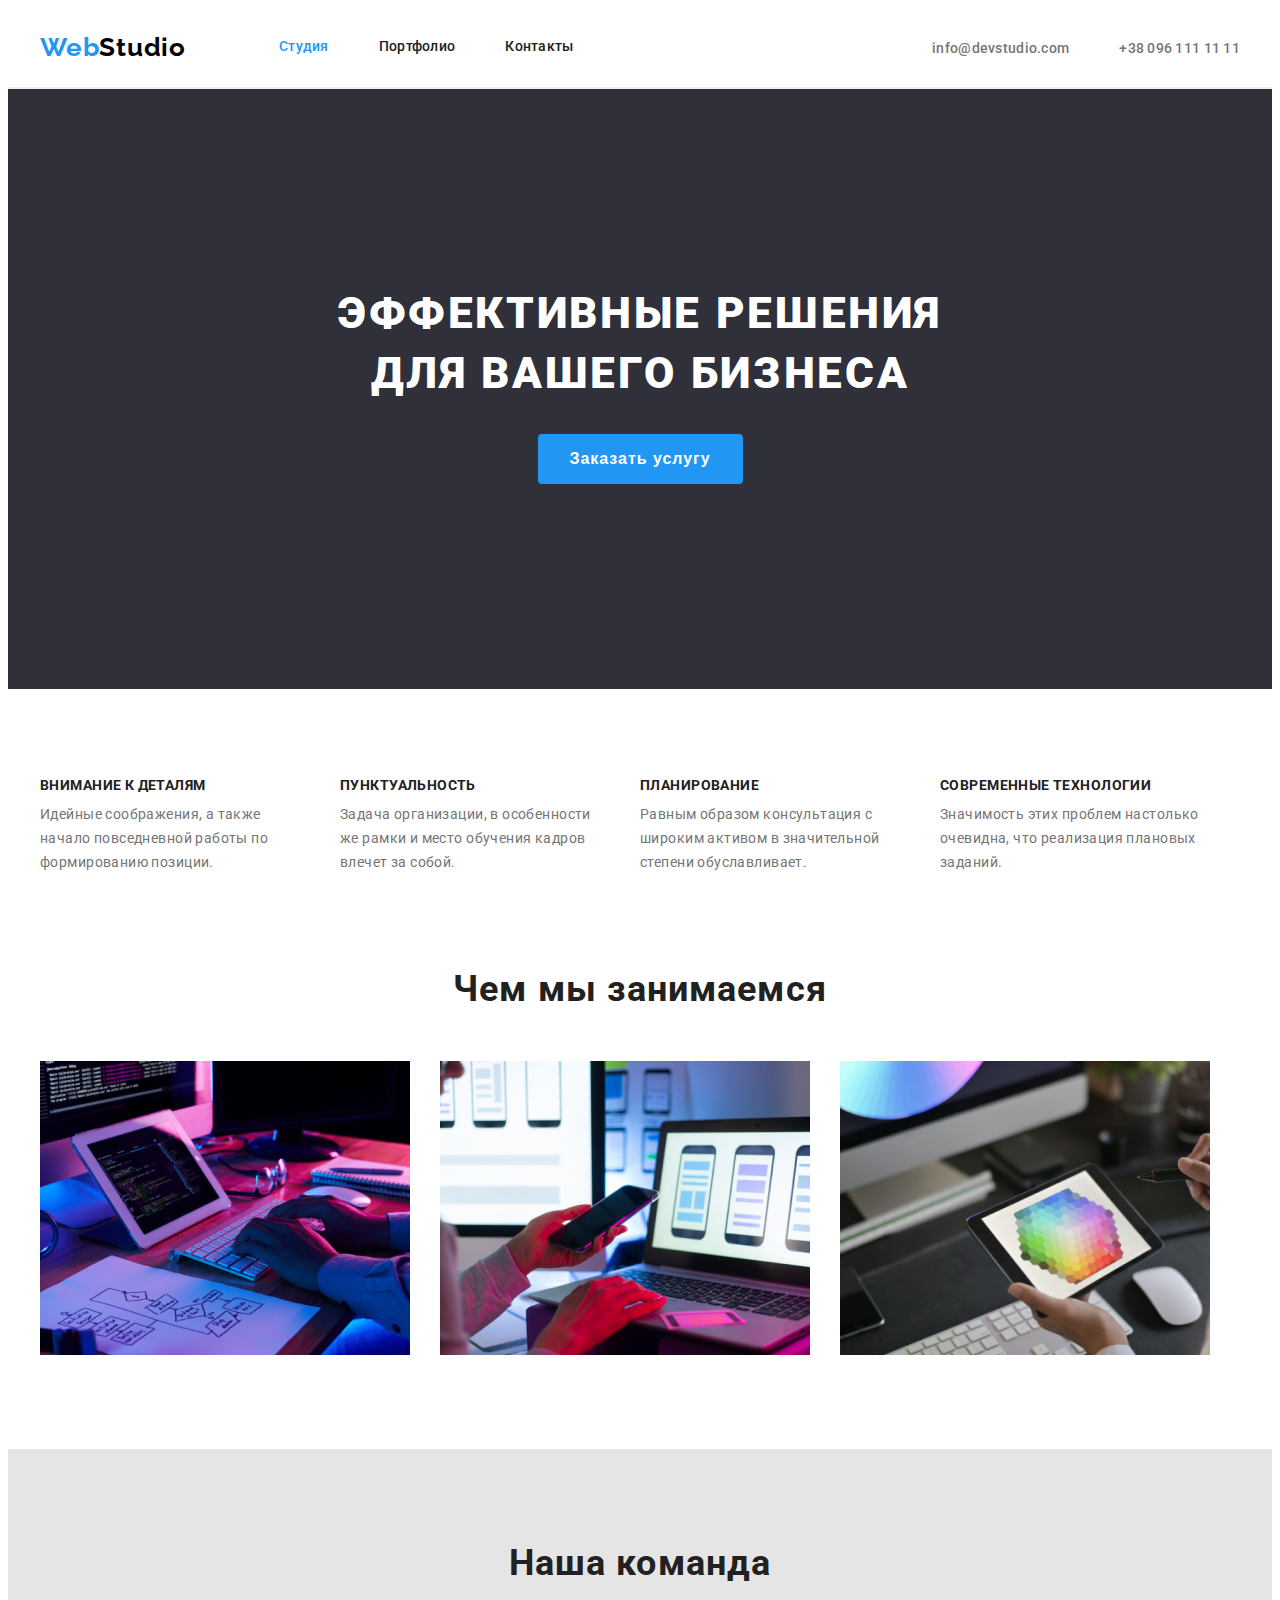
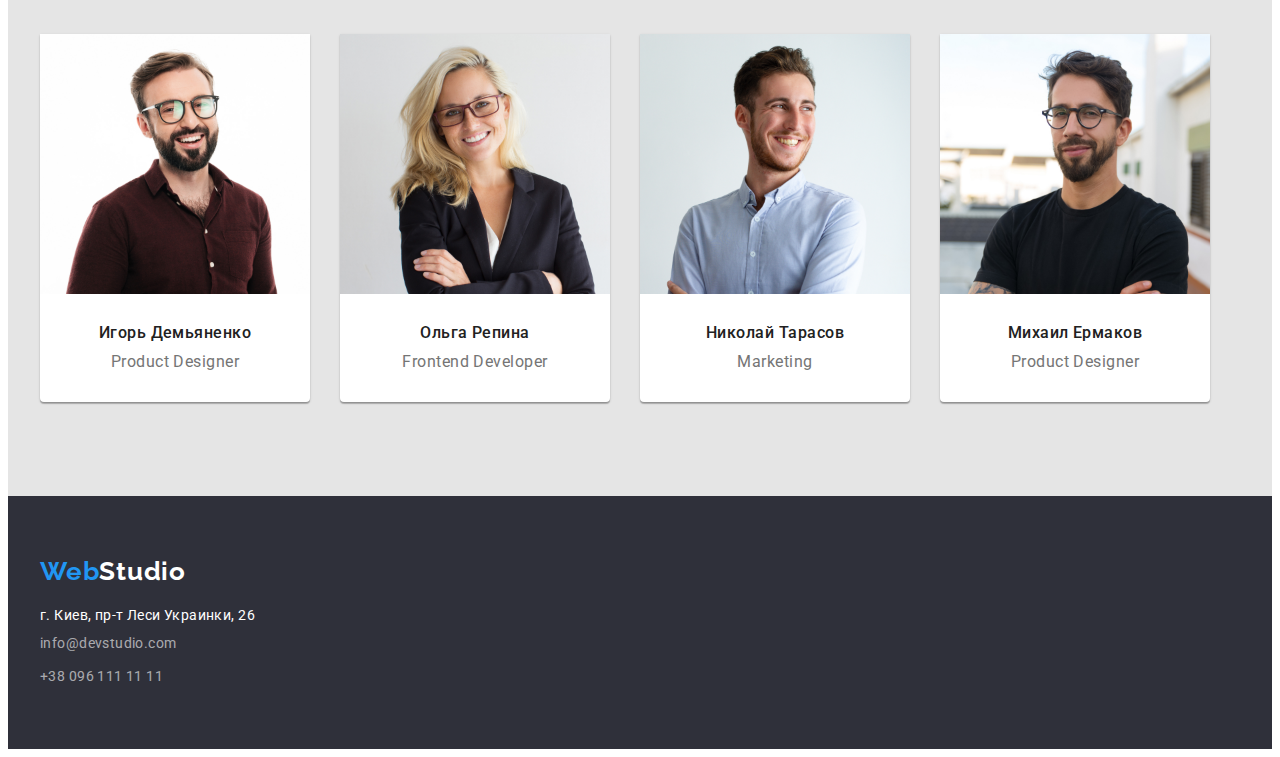
<file: index.html>
<!DOCTYPE html>
<html lang="en">
<head>
    <meta charset="UTF-8">
    <meta http-equiv="X-UA-Compatible" content="IE=edge">
    <meta name="viewport" content="width=device-width, initial-scale=1.0">
    <title>WebStudio</title>
    <link rel="preconnect" href="https://fonts.gstatic.com">
    <link href="https://fonts.googleapis.com/css2?family=Raleway:wght@700&family=Roboto:wght@400;500;700;900&display=swap" rel="stylesheet">
    <link rel="stylesheet" href="https://cdnjs.cloudflare.com/ajax/libs/modern-normalize/1.1.0/modern-normalize.min.css" integrity="sha512-wpPYUAdjBVSE4KJnH1VR1HeZfpl1ub8YT/NKx4PuQ5NmX2tKuGu6U/JRp5y+Y8XG2tV+wKQpNHVUX03MfMFn9Q==" crossorigin="anonymous" referrerpolicy="no-referrer" />
    <link rel="stylesheet" href="./css/styles.css">
</head>
<body class="page">
    <!--header-->
    <header class="header-section">
       <div class="container">
           <div class="header-menu">
                <nav class="menu">
                    <a class="logo" href="./index.html"> <span class="logo-accent">Web</span>Studio</a>
                    <ul class="menu-item">
                        <li class="item"><a class="menu-link current" href="./index.html">Студия</a></li>
                        <li class="item"><a class="menu-link"  href="./portfolio.html">Портфолио</a></li>
                        <li class="item"><a class="menu-link" href="#">Контакты</a></li>
                            
                    </ul>
                </nav>
            
                <ul class="contacts-list">
                    <li class="item"><a class="contacts-links" href="mailto:info@devstudio.com">info@devstudio.com</a></li>
                    <li class="item"><a class="contacts-links" href="tel:+380961111111">+38 096 111 11 11</a></li>
                </ul>
           </div>
        
       </div> 
     
    </header>

    <!--main-->
    <main>

        <section class="hero">
            <div class="container"><h1 class="hero-title">Эффективные решения <br>для вашего бизнеса</h1>
                <button class="modal-btn" type="button">Заказать услугу</button>
            </div>
        </section>
        
        <section class="stenghth-section">
            <div class="container">
                <!--<h2>Сильные стороны</h2>-->
                <ul class="strengths-list">
                    <li class="strengths-item">
                        <h3 class="strengths-title">Внимание к деталям</h3>
                        <p class="strenghts-description">Идейные соображения, а также начало повседневной работы по формированию позиции.</p>
                    </li>
            
                    <li class="strengths-item">
                        <h3 class="strengths-title">Пунктуальность</h3>
                        <p class="strenghts-description">Задача организации, в особенности же рамки и место обучения кадров влечет за собой.</p>
                    </li>
                            
                    <li class="strengths-item">
                        <h3 class="strengths-title">Планирование</h3>
                        <p class="strenghts-description">Равным образом консультация с широким активом в значительной степени обуславливает.</p>
                    </li>
                        
                    <li class="strengths-item">
                        <h3 class="strengths-title">Современные технологии</h3>
                        <p class="strenghts-description">Значимость этих проблем настолько очевидна, что реализация плановых заданий.</p>
                    </li>
                </ul>
            </div>

        </section>
    
        <section class="work section">
            <div class="container">
                <h2 class="title">Чем мы занимаемся</h2>
                <ul class="work-section-images">
                    <li class="work-images">
                        <img src="./images/backend.jpg" alt="coding process" width="370" height="294">   
                    </li>
                    <li class="work-images">
                        <img src="./images/frontend.jpg" alt="mobile app interface" width="370" height="294">
                    </li>
                    <li class="work-images">
                        <img src="./images/design.jpg" alt="color palette" width="370" height="294">
                    </li>
                </ul>
            </div>
        </section>

        <section class="team-section">
           <div class="container">
                <h2 class="title">Наша команда</h2>
                <ul class="team-images">
                    <li class="team-members-images">
                        <img src="./images/igor_demianenko.jpg" alt="Igor Demianenko" width="270" height="260">
                        <div class="member-info"><h3 class="team-title">Игорь Демьяненко</h3>
                            <p class="team-description">Product Designer</p></div>
                    </li>
                    <li class="team-members-images">
                        <img src="./images/olga_repina.jpg" alt="Olga Repina" width="270" height="260">
                        <div class="member-info"><h3 class="team-title">Ольга Репина</h3>
                            <p class="team-description">Frontend Developer</p></div>
                    </li>
                    <li class="team-members-images">
                        <img src="./images/nikolai_tarasov.jpg" alt="Nikolai Tarasov" width="270" height="260">
                        <div class="member-info"><h3 class="team-title">Николай Тарасов</h3>
                            <p class="team-description">Marketing</p></div>
                    </li>
                    <li class="team-members-images">
                        <img src="./images/michael_ermakov.jpg" alt="Michael Ermakov" width="270" height="260">
                        <div class="member-info"><h3 class="team-title">Михаил Ермаков</h3>
                            <p class="team-description">Product Designer</p></div>
                    </li>
                </ul>
           </div>

        </section>
        
    </main>

    <!--footer-->
    <footer class="footer">
        <div class="container .footer">
            <div class="footer-logo"><a class="logo-footer" href="./index.html"> <span class="logo-accent">Web</span>Studio</a></div>
            <address class="address">г. Киев, пр-т Леси Украинки, 26</address>
            <ul class="footer-contacts">
                <li class="links"><a class="footer-links" href="mailto:info@devstudio.com">info@devstudio.com</a></li>
                <li class="links"><a class="footer-links" href="tel:+380961111111">+38 096 111 11 11</a></li>
            </ul>
        </div>
       
    </footer>
</body>
</html>
</file>
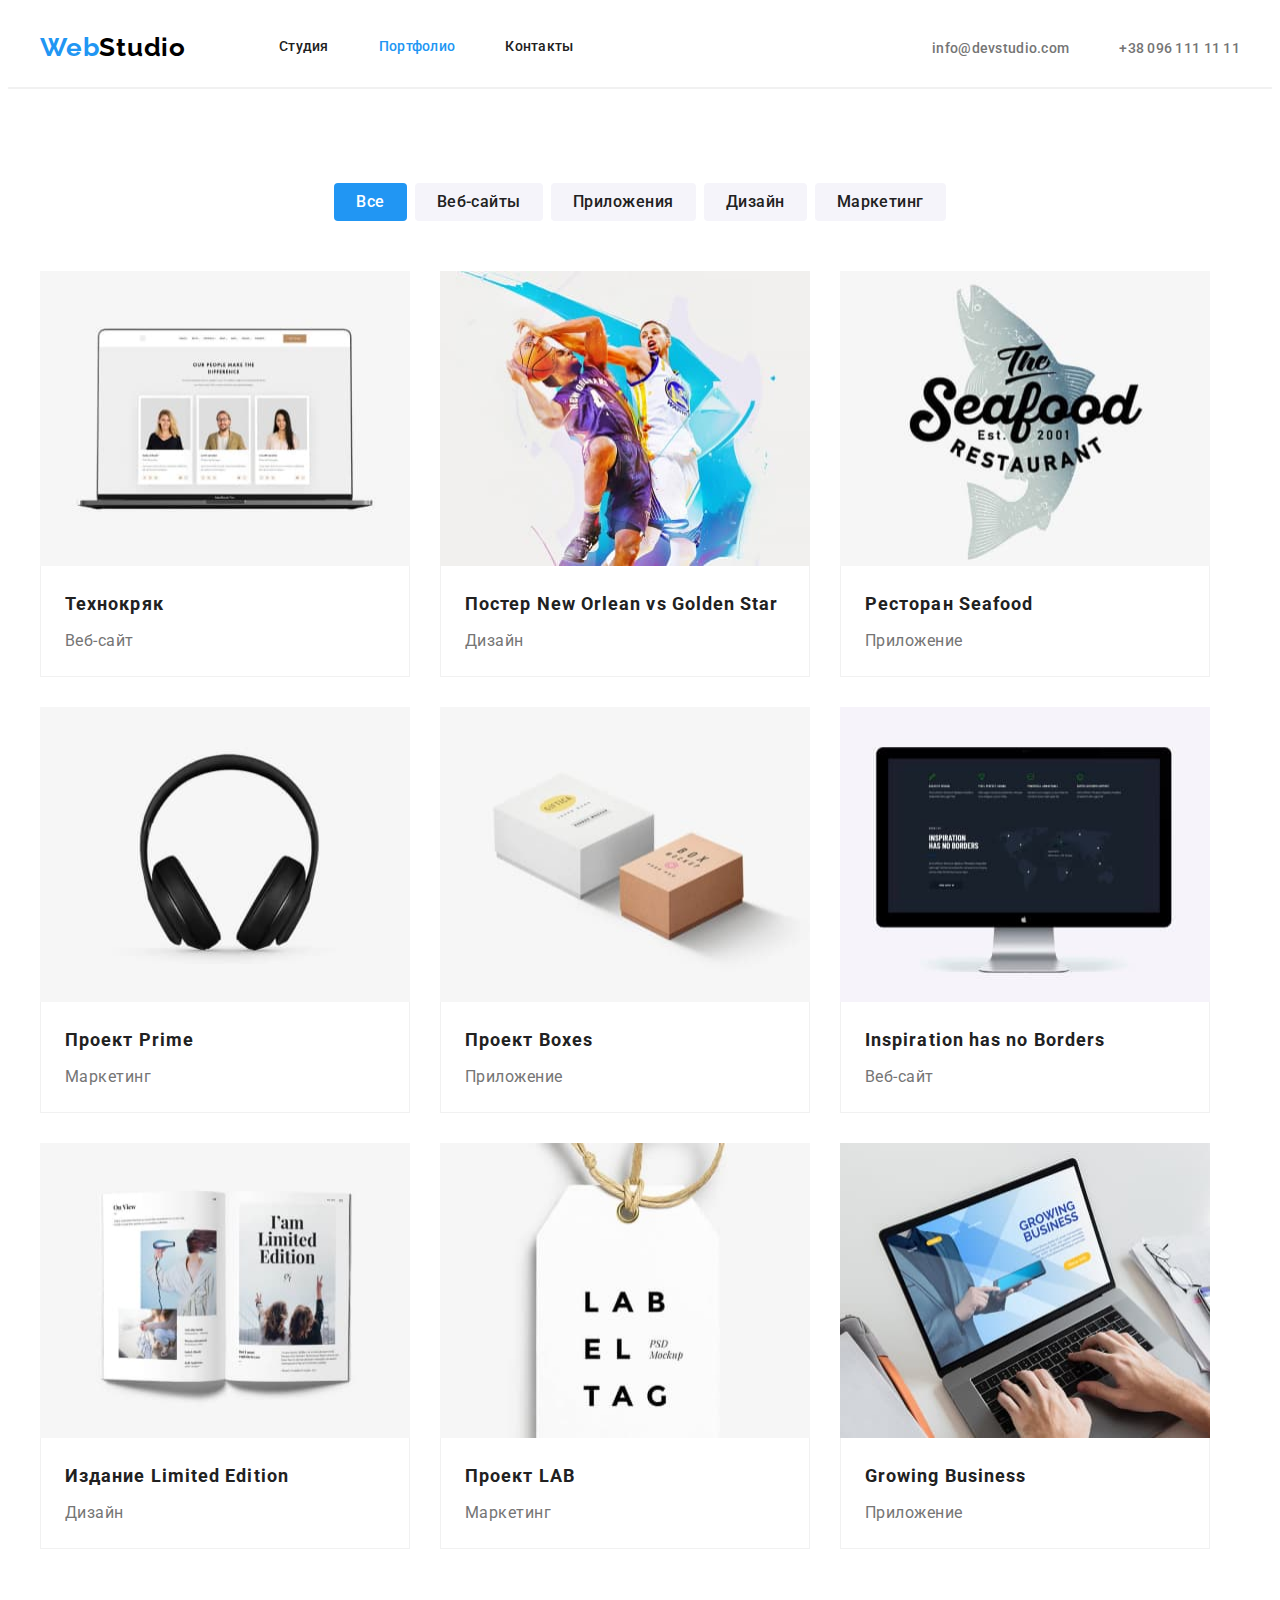
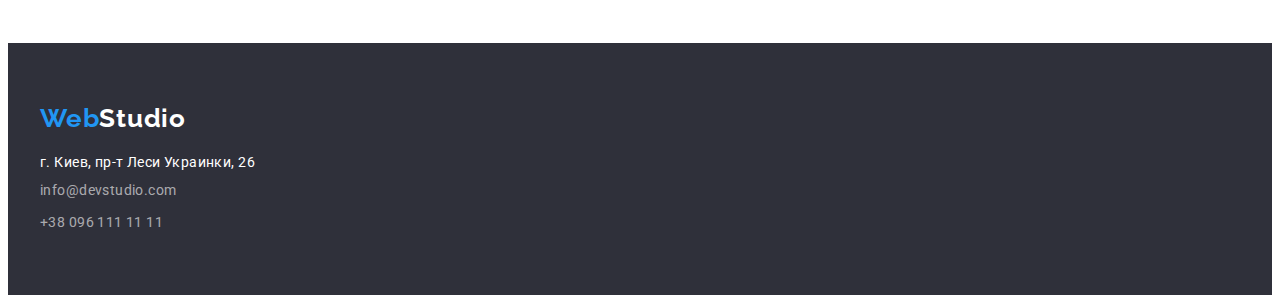
<file: portfolio.html>
<!DOCTYPE html>
<html lang="en">
<head>
    <meta charset="UTF-8">
    <meta http-equiv="X-UA-Compatible" content="IE=edge">
    <meta name="viewport" content="width=device-width, initial-scale=1.0">
    <title>WebStudio</title>
    <link rel="preconnect" href="https://fonts.gstatic.com">
    <link href="https://fonts.googleapis.com/css2?family=Raleway:wght@700&family=Roboto:wght@400;500;700;900&display=swap" rel="stylesheet">
    <link rel="stylesheet" href="https://cdnjs.cloudflare.com/ajax/libs/modern-normalize/1.1.0/modern-normalize.min.css" integrity="sha512-wpPYUAdjBVSE4KJnH1VR1HeZfpl1ub8YT/NKx4PuQ5NmX2tKuGu6U/JRp5y+Y8XG2tV+wKQpNHVUX03MfMFn9Q==" crossorigin="anonymous" referrerpolicy="no-referrer" />
    <link rel="stylesheet" href="./css/styles.css">
</head>
<body class="page">
    <!--header-->
    <header class="header-section">
        <div class="container">
            <div class="header-menu">
                 <nav class="menu">
                     <a class="logo" href="./index.html"> <span class="logo-accent">Web</span>Studio</a>
                     <ul class="menu-item">
                         <li class="item"><a class="menu-link" href="./index.html">Студия</a></li>
                         <li class="item"><a class="menu-link current"  href="./portfolio.html">Портфолио</a></li>
                         <li class="item"><a class="menu-link" href="#">Контакты</a></li>
                             
                     </ul>
                 </nav>
             
                 <ul class="contacts-list">
                     <li class="item"><a class="contacts-links" href="mailto:info@devstudio.com">info@devstudio.com</a></li>
                     <li class="item"><a class="contacts-links" href="tel:+380961111111">+38 096 111 11 11</a></li>
                 </ul>
            </div>
         
        </div> 
      
     </header>

    <!--main-->
    <main>

        <section class="works section">
            <div class="container">
                <ul class="works-directions">
                    <li class="buttons"><button class="works-btn current" type="button">Все</button></li>
                    <li class="buttons"><button class="works-btn" type="button">Веб-сайты</button></li>
                    <li class="buttons"><button class="works-btn" type="button">Приложения</button></li>
                    <li class="buttons"><button class="works-btn" type="button">Дизайн</button></li>
                    <li class="buttons"><button class="works-btn" type="button">Маркетинг</button></li>         
                    
                </ul>
                        
                <ul class="projects">
                    <li class="projects-item">
                        <a href="#" class="links"><img src="./images/portfolio-images/technokriak.jpg" alt="notebook" width="370" height="295">  
                            <div class="description-data"><h3 class="projects-title">Технокряк</h3>
                                <p class="projects-description">Веб-сайт</p> 
                            </div>
                        </a>
                    
                    </li>
                    <li class="projects-item">
                        <a href="#" class="links"><img src="./images/portfolio-images/basketball.jpg" alt="basketball players" width="370" height="295">
                            <div class="description-data"><h3 class="projects-title">Постер New Orlean vs Golden Star</h3>
                                <p class="projects-description">Дизайн</p>
                            </div>
                        </a>
                    </li>
                    <li class="projects-item">
                        <a href="#" class="links"><img src="./images/portfolio-images/seafood.jpg" alt="fish and inscription" width="370" height="295">
                            <div class="description-data"><h3 class="projects-title">Ресторан Seafood</h3>
                                <p class="projects-description">Приложение</p>
                            </div>
                        </a>
                    </li>
                    <li class="projects-item">
                        <a href="#" class="links"><img src="./images/portfolio-images/prime.jpg" alt="headphones" width="370" height="295">
                            <div class="description-data"><h3 class="projects-title">Проект Prime</h3>
                                <p class="projects-description">Маркетинг</p>
                            </div>
                        </a>
                    </li>
                    <li class="projects-item">
                        <a href="#" class="links"><img src="./images/portfolio-images/boxes.jpg" alt="two boxes" width="370" height="295">
                            <div class="description-data"><h3 class="projects-title">Проект Boxes</h3>
                                <p class="projects-description">Приложение</p>
                            </div>
                        </a>
                    </li>
                    <li class="projects-item">
                        <a href="#" class="links"><img src="./images/portfolio-images/inspiration.jpg" alt="monitor" width="370" height="295">
                            <div class="description-data"><h3 class="projects-title">Inspiration has no Borders</h3>
                                <p class="projects-description">Веб-сайт</p>
                            </div>
                        </a>
                    </li>
                    <li class="projects-item">
                        <a href="#" class="links"><img src="./images/portfolio-images/limited_edition.jpg" alt="book with illustrations" width="370" height="295">
                            <div class="description-data"><h3 class="projects-title">Издание Limited Edition</h3>
                                <p class="projects-description">Дизайн</p>
                            </div>
                        </a>
                    </li>
                    <li class="projects-item">
                        <a href="#" class="links"><img src="./images/portfolio-images/lab.jpg" alt="label" width="370" height="295">
                           <div class="description-data"> <h3 class="projects-title">Проект LAB</h3>
                            <p class="projects-description">Маркетинг</p>
                        </div>
                        </a>
                    </li>
                    <li class="projects-item">
                        <a href="#" class="links"><img src="./images/portfolio-images/growing_business.jpg" alt="laptop" width="370" height="295">
                            <div class="description-data"><h3 class="projects-title">Growing Business</h3>
                                <p class="projects-description">Приложение</p>
                            </div>
                        </a>
                    </li>
    
                </ul>
            </div>               
        
        </section>

        
    </main>

   <!--footer-->
   <footer class="footer">
        <div class="container .footer">
            <div class="footer-logo"><a class="logo-footer" href="./index.html"> <span class="logo-accent">Web</span>Studio</a></div>
            <address class="address">г. Киев, пр-т Леси Украинки, 26</address>
            <ul class="footer-contacts">
                <li class="links"><a class="footer-links" href="mailto:info@devstudio.com">info@devstudio.com</a></li>
                <li class="links"><a class="footer-links" href="tel:+380961111111">+38 096 111 11 11</a></li>
            </ul>
        </div>
       
    </footer>
</body>
</html>
</file>
<file: css/styles.css>
:root {
    --primary-text-color: #757575;
    --secondary-text-color: #212121;
    --additional-text-color: #FFFFFF;
    --accent-color: #2196F3;
}

body {
    background-color: #FFFFFF;
    color: var(--primary-text-color);
    font-family: Roboto, sans-serif;
}

ul {
    list-style: none;
}
a {
    text-decoration: none;
}

.container {
    width: 1200px;
    margin: 0 auto;
    padding-left: 15px;
    padding-right: 15px;
}
.section {
    padding-top: 94px;
    padding-bottom: 94px;
}
h1, h2, h3, h4, h5, h6, p {
    margin-top: 0px;
    margin-bottom: 0px;
}
ul,
ol {
    margin-top: 0px;
    margin-bottom: 0px;
    padding-left: 0px;
}
img {
    display: block;
}
/* ==================================header================================= */
.header-menu {
    display: flex;
    align-items: center;
}
.header-section {
    border-bottom: 2px solid #f1f1f1;
    padding-top: 24px; 
    padding-bottom: 24px;
}
.menu {
    display: flex;
}
.menu-item {
    display: flex;
    margin-top: 0px;
    margin-bottom: 0px; 
    align-items: center;  
}
.menu-item .item:not(:last-child) {
    margin-right: 50px;
}

.logo {
    margin-right: 93px;  

    font-family: Raleway;
    font-style: normal;
    font-weight: bold;
    font-size: 26px;
    line-height: 1.19;
    letter-spacing: 0.03em;
    color: #000000;
}

.logo-accent {
    color: var(--accent-color);
}

.menu-item .menu-link {
    display: block;
    font-style: normal;
    font-weight: 500;
    font-size: 14px;
    line-height: 1.14;
    letter-spacing: 0.02em;
    color: var( --secondary-text-color);
}

.menu-link:hover,
.menu-link:focus {
    color: var(--accent-color)
}
.menu-link.current {
    color: var(--accent-color)
}
.menu-link-studio {
    display: block;
    font-style: normal;
    font-weight: 500;
    font-size: 14px;
    line-height: 1.14;
    letter-spacing: 0.02em;
    color: var(--accent-color);
}
.menu-link-studio:hover, 
.menu-link-studio:focus {
    color: var( --secondary-text-color)
}

.contacts-list {
    display: flex;
    margin-top: 0px;
    margin-bottom: 0px;
    margin-left: auto;
}
.contacts-list .item:not(:last-child) {
   margin-right: 50px; 
}
.contacts-links {
    font-style: normal;
    font-weight: 500;
    font-size: 14px;
    line-height: 1.14;
    letter-spacing: 0.02em;
    color: var(--primary-text-color);
}
.contacts-links:hover,
.contacts-links:focus {
    color: var(--accent-color);
}

/* ==============================MAIN============================== */
/* ==============================Hero============================== */
.hero {
    background-color: #2F303A;
    text-align: center;
    padding-top: 195px;
    padding-bottom: 205px;
}
.hero-title {
    margin-top: 0px; 
    margin-bottom: 30px;   
    font-style: normal;
    font-weight: 900;
    font-size: 44px;
    line-height: 1.36;
    letter-spacing: 0.06em;
    text-transform: uppercase;
    color: var(--additional-text-color);
}

.modal-btn {
    font-style: normal;
    font-weight: bold;
    font-size: 16px;
    line-height: 1.87;
    letter-spacing: 0.06em;
    color: var(--additional-text-color);
    background-color: var(--accent-color);
    cursor: pointer;
    padding: 10px 32px;
    border-radius: 4px;
    text-align: center;
    outline: none;
    border: none;
}

/* ===========================Strengths=================================== */
.stenghth-section {
    padding-top: 89px;
    padding-bottom: 0px;
}
.strengths-list {
    display: flex;
    margin-left: -30px;
    margin-top: -30px;
}
.strengths-item {
    margin-left: 30px;
    margin-top: 30px;
}

.strengths-list .strengths-item {
    width: 270px;
}
.strengths-list .strengths-title {
    font-style: normal;
    font-weight: bold;
    font-size: 14px;
    line-height: 1.14;
    letter-spacing: 0.03em;
    text-transform: uppercase;
    color: var( --secondary-text-color)
}
.strengths-title {
    margin-bottom: 10px;
}


.strenghts-description {
    font-style: normal;
    font-weight: normal;
    font-size: 14px;
    line-height: 1.7;
    letter-spacing: 0.03em;
    color: var(--primary-text-color);
    margin-top: 0px;
}

/* ===========================Works=================================== */

.title {
    margin-bottom: 50px;
}

.section .title {
    font-style: normal;
    font-weight: bold;
    font-size: 36px;
    line-height: 1.16;
    text-align: center;
    letter-spacing: 0.03em;
    color: var( --secondary-text-color)
}
.work-section-images {
    display: flex;
    margin-left: -30px;
    margin-top: -30px;
}
.work-images {
    margin-left: 30px;
    margin-top: 30px;
}

.title {
    margin-top: 0px;
    margin-bottom: 50px;
}
/* ===========================Our team=================================== */
.team-section {
    background-color: #E5E5E5;
    padding-top: 94px;
    padding-bottom: 94px;
}
.team-section .title {
    font-style: normal;
    font-weight: bold;
    font-size: 36px;
    line-height: 1.16;
    text-align: center;
    letter-spacing: 0.03em;
    color: var( --secondary-text-color)
}
.team-title {
    font-style: normal;
    font-weight: 500;
    font-size: 16px;
    line-height: 1.18;
    text-align: center;
    letter-spacing: 0.03em;
    color: var( --secondary-text-color);
    margin-bottom: 10px;
}
.team-description {
    font-style: normal;
    font-weight: normal;
    font-size: 16px;
    line-height: 1.18;   
    text-align: center;
    letter-spacing: 0.03em;
    color: var(--primary-text-color);
}
.team-images {
    display: flex;
    margin-left: -30px;
    margin-top: -30px;
}
.team-members-images {
    margin-left: 30px;
    margin-top: 30px;
    background-color: #FFFFFF;
    border-radius: 0 0 4px 4px;
    box-shadow: 0px 1px 3px rgb(0 0 0 / 12%),
    0px 1px 1px rgb(0 0 0 / 14%),
    0px 2px 1px rgb(0 0 0 / 20%)
}
.member-info {
    padding-top: 30px;
    padding-bottom: 30px;
}
/* ===========================footer=================================== */
.footer {
    background-color: #2F303A;
    padding-top: 60px;
    padding-bottom: 60px;
}
   

.footer-logo {
    margin-bottom: 20px;
}
.logo-footer {
    font-family: Raleway;
    font-style: normal;
    font-weight: bold;
    font-size: 26px;
    line-height: 1.19;
    letter-spacing: 0.03em;
    color: var(--additional-text-color);
}

.address {
    font-style: normal;
    font-weight: normal;
    font-size: 14px;
    line-height: 1,7;
    letter-spacing: 0.03em;
    color: var(--additional-text-color);
    margin-bottom: 9px;
}
.footer-contacts .footer-links {
    font-style: normal;
    font-weight: normal;
    font-size: 14px;
    line-height: 1.7;
    letter-spacing: 0.03em;
    color: rgba(255, 255, 255, 0.6);
}
.footer-contacts .links:not(:last-child) {
    margin-bottom: 9px;
}
.footer-links:hover,
.footer-links:focus {
    color: var(--accent-color);
}

/* =================================PORTFOLIO===================================== */

.works-directions {
    display: flex;
    justify-content: center;
    margin-bottom: 50px;
}
.works-directions .buttons:not(:last-child){
    margin-right: 8px;
}

.works-btn {   
    height: 38px;
    padding-top: 6px;
    padding-bottom: 6px;
    padding-left: 22px;
    padding-right: 22px;
    border-radius: 4px; 
    font-family: Roboto, sans-serif;
    font-style: normal;
    font-weight: 500;
    font-size: 16px;
    line-height: 1.6;
    text-align: center;
    letter-spacing: 0.03em;
    cursor: pointer;
    color: var( --secondary-text-color);
    background-color: #F5F4FA;
    border:0px
}

.works-btn:hover,
.works-btn:focus {
  background-color: var(--accent-color);  
  color: var(--additional-text-color);
}

.works-btn.current {
    background-color: var(--accent-color);
    color: var(--additional-text-color);
}
.projects {
    margin-left: -30px;
    margin-top: -30px;
    display: flex;
    flex-wrap: wrap;
}
.projects-item {
    display: block;
    margin-left: 30px;
    margin-top: 30px;
}
.description-data {
    padding-top: 20px;
    padding-bottom: 20px;
    padding-left: 24PX;
    padding-right: 24px;
    border-bottom: 1px solid #f1f1f1;
    border-left: 1px solid #f1f1f1;
    border-right: 1px solid #f1f1f1 ;
}
.projects-title {
    font-style: normal;
    font-weight: bold;
    font-size: 18px;
    line-height: 2;
    letter-spacing: 0.06em;
    color: var( --secondary-text-color);
    margin-bottom: 4px;
}
.projects-description {
    font-style: normal;
    font-weight: normal;
    font-size: 16px;
    line-height: 1.87;
    letter-spacing: 0.03em; 
    color: var(--primary-text-color)
}
.projects .links {
    display: block;
}
</file>
